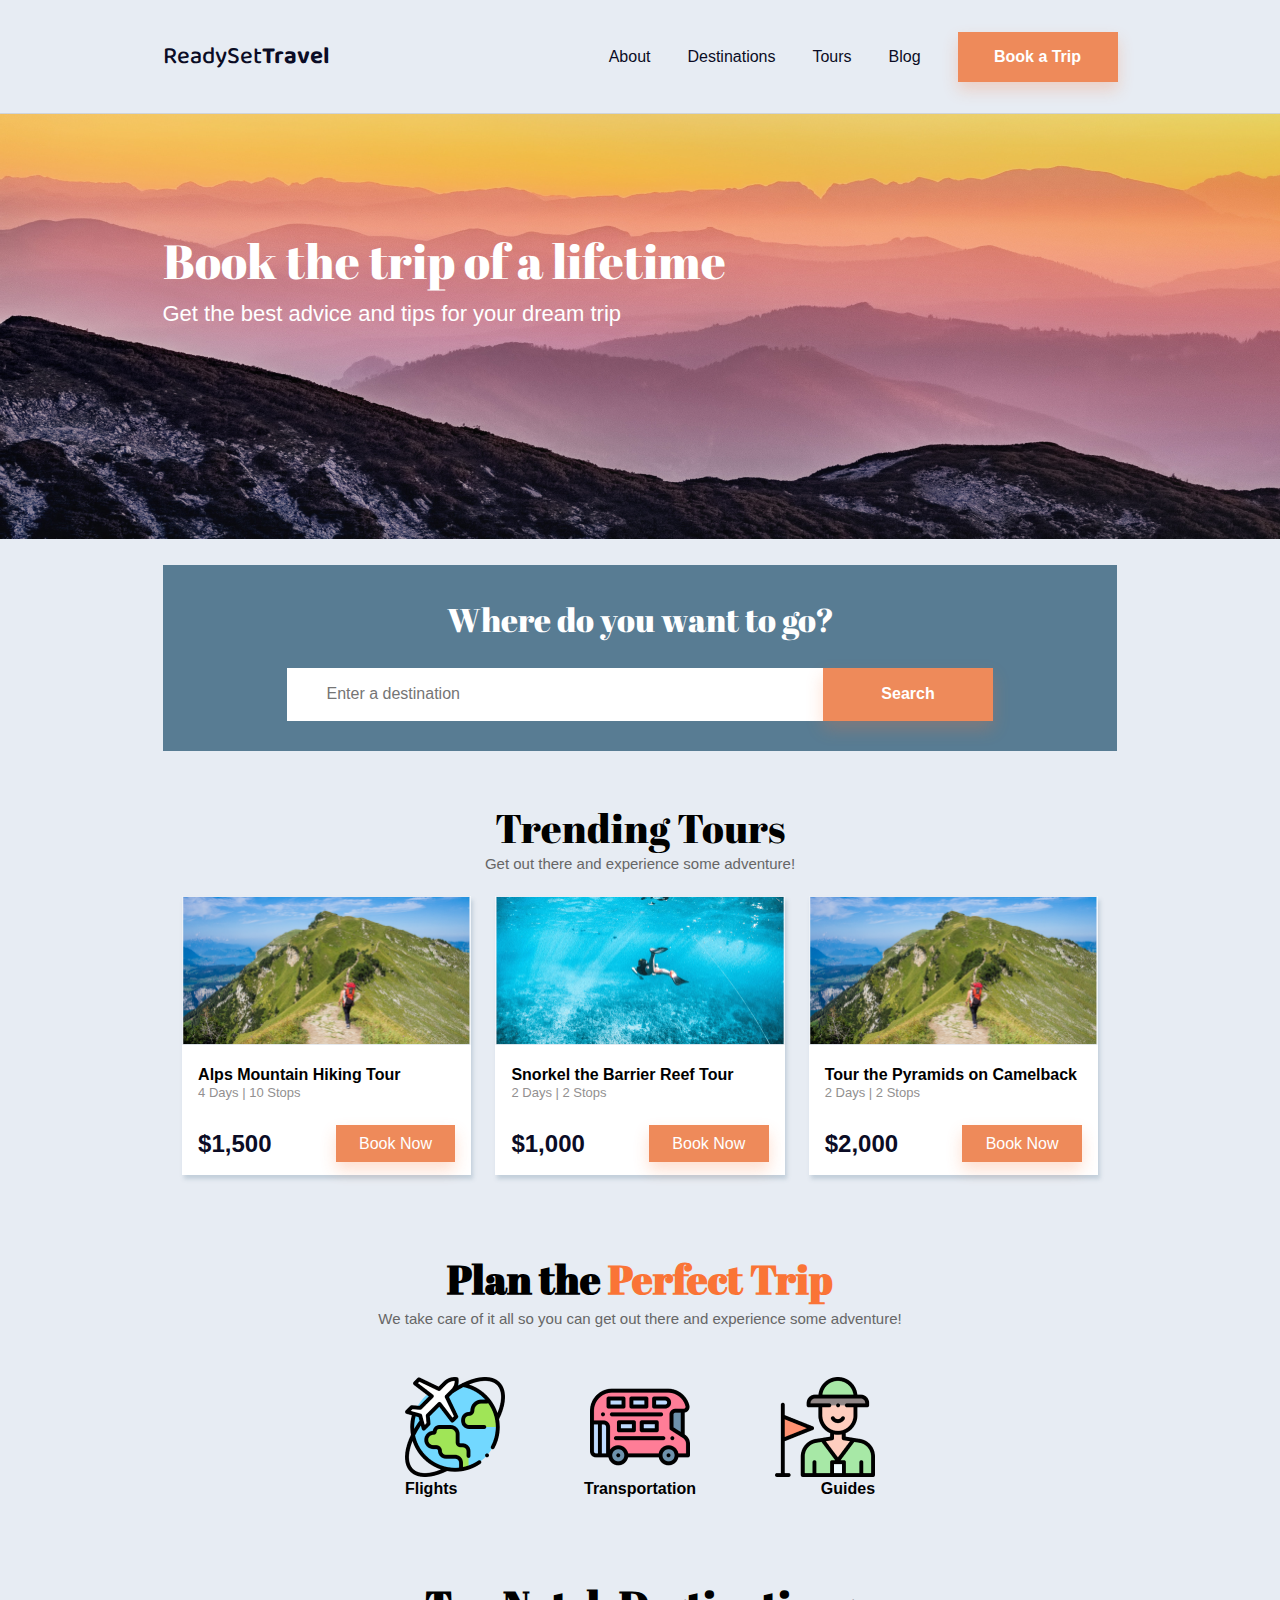
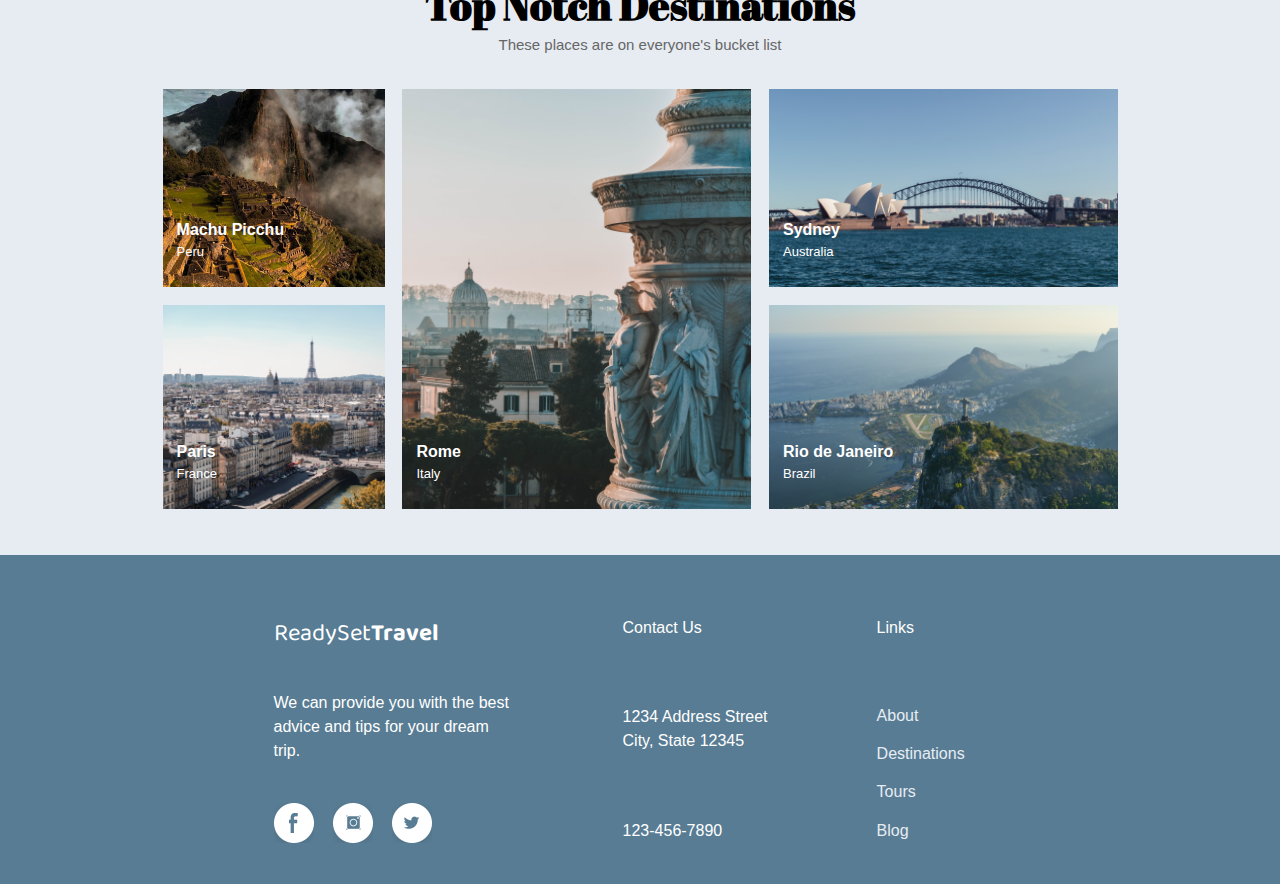
<file: index.html>
<!DOCTYPE html>
<html lang="en">

<head>
  <meta charset="UTF-8">
  <meta name="viewport" content="width=device-width, initial-scale=1">
  <link rel="icon" href="img/favicon.ico" type="image/x-icon">
  <link rel="stylesheet" href="css/style.css">
  <title>ReadySetTravel</title>
</head>

<body>
  <header class="header">
    <nav class="nav container">
      <div class="logo"><a href="index.html" class="underline-hover">ReadySet<span class="logo-travel">Travel</span></a>
      </div>
      <ul class="nav__list">
        <li class="nav__item"><a href="about.html" class="nav__link underline-hover" aria-label="About">About</a>
        </li>
        <li class="nav__item"><a href="destinations.html" class="nav__link underline-hover"
            aria-label="Destinations">Destinations</a>
        </li>
        <li class="nav__item"><a href="tours.html" class="nav__link underline-hover" aria-label="Tours">Tours</a>
        </li>
        <li class="nav__item"><a href="blog.html" class="nav__link underline-hover" aria-label="Blog">Blog</a></li>
        <li class="nav__item">
          <button class="nav__button" aria-label="Book a Trip">Book a Trip</button>
        </li>
      </ul>
      <button class="nav__toggle" id="nav">
        <span class="nav__burger"></span>
      </button>
    </nav>
    <nav class="mobile" id="mobile">
      <ul class="mobile__list" id="mobile-list">
        <li class="mobile__item"><a href="about.html" aria-label="About">About</a></li>
        <li class="mobile__item"><a href="destinations.html" class="mobile__link"
            aria-label="Destinations">Destinations</a></li>
        <li class="mobile__item"><a href="tours.html" class="mobile__link" aria-label="Tours">Tours</a></li>
        <li class="mobile__item"><a href="blog.html" class="mobile__link" aria-label="Blog">Blog</a></li>
        <li class="mobile__item">
          <button class="mobile__button" aria-label="Book a Trip">Book a Trip</button>
        </li>
      </ul>
    </nav>
  </header>

  <main class="main">
    <section class="home hero">
      <div class="hero__text container">
        <h1 class="hero__title">Book the trip of a lifetime</h1>
        <p class="hero__description">Get the best advice and tips for your dream trip</p>
      </div>
    </section>

    <section class="search-cta">
      <h3 class="search-cta__subtitle">Where do you want to go?</h3>
      <div class="search-cta__search-wrapper">
        <input type="search" placeholder="Enter a destination" class="search-cta__search-input"
          aria-label="Destination Search">
        <button type="submit" class="search-cta__search-button" aria-label="Search">Search</button>
      </div>
    </section>

    <section class="trending-tours">
      <h2 class="trending-tours__title">Trending Tours</h2>
      <p class="trending-tours__description">Get out there and experience some adventure!</p>
      <ul class="trending-tours__list">
        <li class="trending-tours__item">
          <article class="trending-tours__card">
            <figure class="card__figure">
              <img src="img/home/tour-mountainHiking.jpg" alt="Image of Alps Mountain Hiking Tour" class="card__img">
              <figcaption class="card__caption">
                <div>
                  <h3 class="card__tour-title">Alps Mountain Hiking Tour</h3>
                  <p class="card__tour-info">4 Days | 10 Stops</p>
                </div>
              </figcaption>
            </figure>

            <div class="card__footer-book">
              <span class="card__price">$1,500</span>
              <button class="card__button" aria-label="Book Now">Book Now</button>
            </div>

          </article>
        </li>
        <li class="trending-tours__item">
          <article class="trending-tours__card">
            <figure class="card__figure">
              <img src="img/home/tour-snorkel.jpg" alt="Image of Snorkel the Barrier Reef Tour" class="card__img">
              <figcaption class="card__caption">
                <div>
                  <h3 class="card__tour-title">Snorkel the Barrier Reef Tour</h3>
                  <p class="card__tour-info">2 Days | 2 Stops</p>
                </div>
              </figcaption>
            </figure>
            <div class="card__footer-book">
              <span class="card__price">$1,000</span>
              <button class="card__button" aria-label="Book Now">Book Now</button>
            </div>
          </article>
        </li>
        <li class="trending-tours__item">
          <article class="trending-tours__card">
            <figure class="card__figure">
              <img src="img/home/tour-mountainHiking.jpg" alt="Image of Tour the Pyramids on Camelback"
                class="card__img">
              <figcaption class="card__caption">
                <div>
                  <h3 class="card__tour-title">Tour the Pyramids on Camelback</h3>
                  <p class="card__tour-info">2 Days | 2 Stops</p>
                </div>
              </figcaption>
            </figure>
            <div class="card__footer-book">
              <span class="card__price">$2,000</span>
              <button class="card__button" aria-label="Book Now">Book Now</button>
            </div>
          </article>
        </li>
      </ul>
    </section>

    <section class="perfect-trip">
      <h1 class="perfect-trip__title">Plan the <span class="orange">Perfect Trip</span></h1>
      <p class="perfect-trip__description">We take care of it all so you can get out there and experience some
        adventure!</p>
      <ul class="perfect-trip__list">
        <li class="perfect-trip__item">
          <img src="img/icons/icon-flights.png" alt="Flights" class="perfect-trip__icon">Flights
        </li>
        <li class="perfect-trip__item">
          <img src="img/icons/icon-transport.png" alt="Transportation" class="perfect-trip__icon">Transportation
        </li>
        <li class="perfect-trip__item">
          <img src="img/icons/icon-guide.png" alt="Guides" class="perfect-trip__icon">Guides
        </li>
      </ul>
    </section>

    <section class="top-destinations">
      <h1 class="top-destinations__title">Top Notch Destinations</h1>
      <p class="top-destinations__description">These places are on everyone's bucket list</p>
      <div class="top-destinations__grid container">
        <figure class="top-destinations__item item1">
          <img src="img/home/top-destinations-machu.jpg" alt="Image Machu Picchu, Peru" class="top-destinations__image">
          <figcaption class="top-destinations__caption">
            <p class="top-destinations__place">Machu Picchu</p>
            <p class="top-destinations__country">Peru</p>
          </figcaption>
        </figure>
        <figure class="top-destinations__item item2">
          <img src="img/home/top-destinations-rome.jpg" alt="Image of Rome, Italy" class="top-destinations__image">
          <figcaption class="top-destinations__caption">
            <p class="top-destinations__place">Rome</p>
            <p class="top-destinations__country">Italy</p>
          </figcaption>
        </figure>
        <figure class="top-destinations__item item3 ">
          <img src="img/home/top-destinations-sydney.jpg" alt="Image of Sydney, Australia"
            class="top-destinations__image">
          <figcaption class="top-destinations__caption">
            <p class="top-destinations__place">Sydney</p>
            <p class="top-destinations__country">Australia</p>
          </figcaption>
        </figure>
        <figure class="top-destinations__item item4">
          <img src="img/home/top-destinations-paris.jpg" alt="Image of Paris, France" class="top-destinations__image">
          <figcaption class="top-destinations__caption">
            <p class="top-destinations__place">Paris</p>
            <p class="top-destinations__country">France</p>
          </figcaption>
        </figure>
        <figure class="top-destinations__item item5">
          <img src="img/home/top-destinations-rio.jpg" alt="Image of Rio de Janeiro, Brazil"
            class="top-destinations__image">
          <figcaption class="top-destinations__caption">
            <p class="top-destinations__place">Rio de Janeiro</p>
            <p class="top-destinations__country">Brazil</p>
          </figcaption>
        </figure>
      </div>
    </section>
  </main>

  <footer class="footer">
    <div class="footer__wrapper container">
      <div class="footer__social">
        <div class="footer__social logo"><a href="index.html">ReadySet<span class="logo-travel">Travel</span></a>
        </div>
        <p class="footer__description">We can provide you with the best advice and tips for your dream trip.</p>
        <ul class="footer__social-list">
          <li class="footer__social-item"><a href="#"><img src="img/social/social-facebook.png" alt="Facebook logo"
                class="footer__social-icon" aria-label="Facebook"></a></li>
          <li class="footer__social-item"><a href="#"><img src="img/social/social-instagram.png" alt="Instagram logo"
                class="footer__social-icon" aria-label="Instagram"></a></li>
          <li class="footer__social-item"><a href="#"><img src="img/social/social-twitter.png" alt="Twitter logo"
                class="footer__social-icon" aria-label="Twitter"></a></li>

        </ul>
      </div>
      <address class="footer__contact">
        <p class="footer__contact-title">Contact Us</p>
        <div class="footer__contact-container">
          <p class="footer__contact__address">1234 Address Street</p>
          <p class="footer__contact__city-state">City, State 12345</p>
        </div>
        <p class="footer__contact__phone">123-456-7890</p>
      </address>
      <nav class="footer__links">
        <p class="footer__links-title">Links</p>
        <ul class="footer__links-list">
          <li class="footer__links-item">
            <a href="about.html" class="footer__link">About</a>
          </li>
          <li class="footer__links-item">
            <a href="destinations.html" class="footer__link">Destinations</a>
          </li>
          <li class="footer__links-item">
            <a href="tours.html" class="footer__link">Tours</a>
          </li>
          <li class="footer__links-item">
            <a href="blog.html" class="footer__link">Blog</a>
          </li>
        </ul>
      </nav>
    </div>
  </footer>

  <script src="js/script.js"></script>
</body>

</html>
</file>
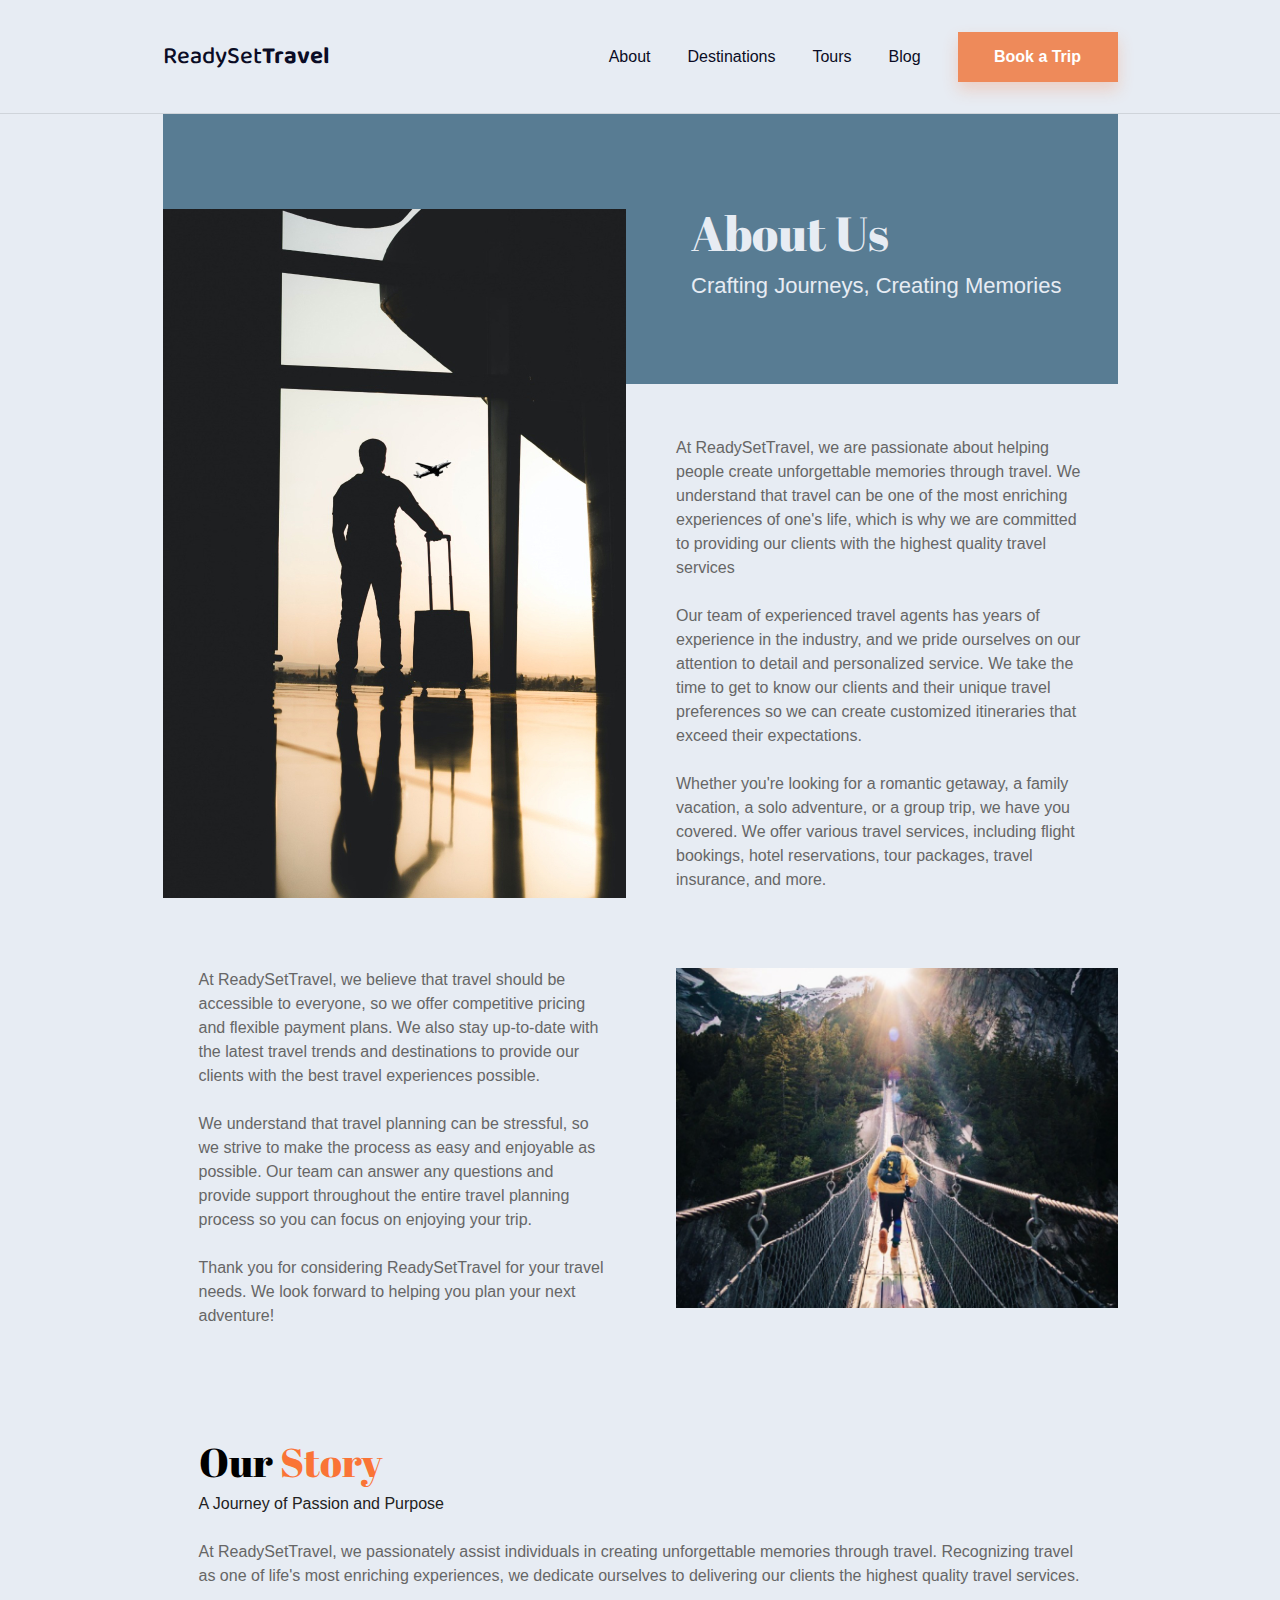
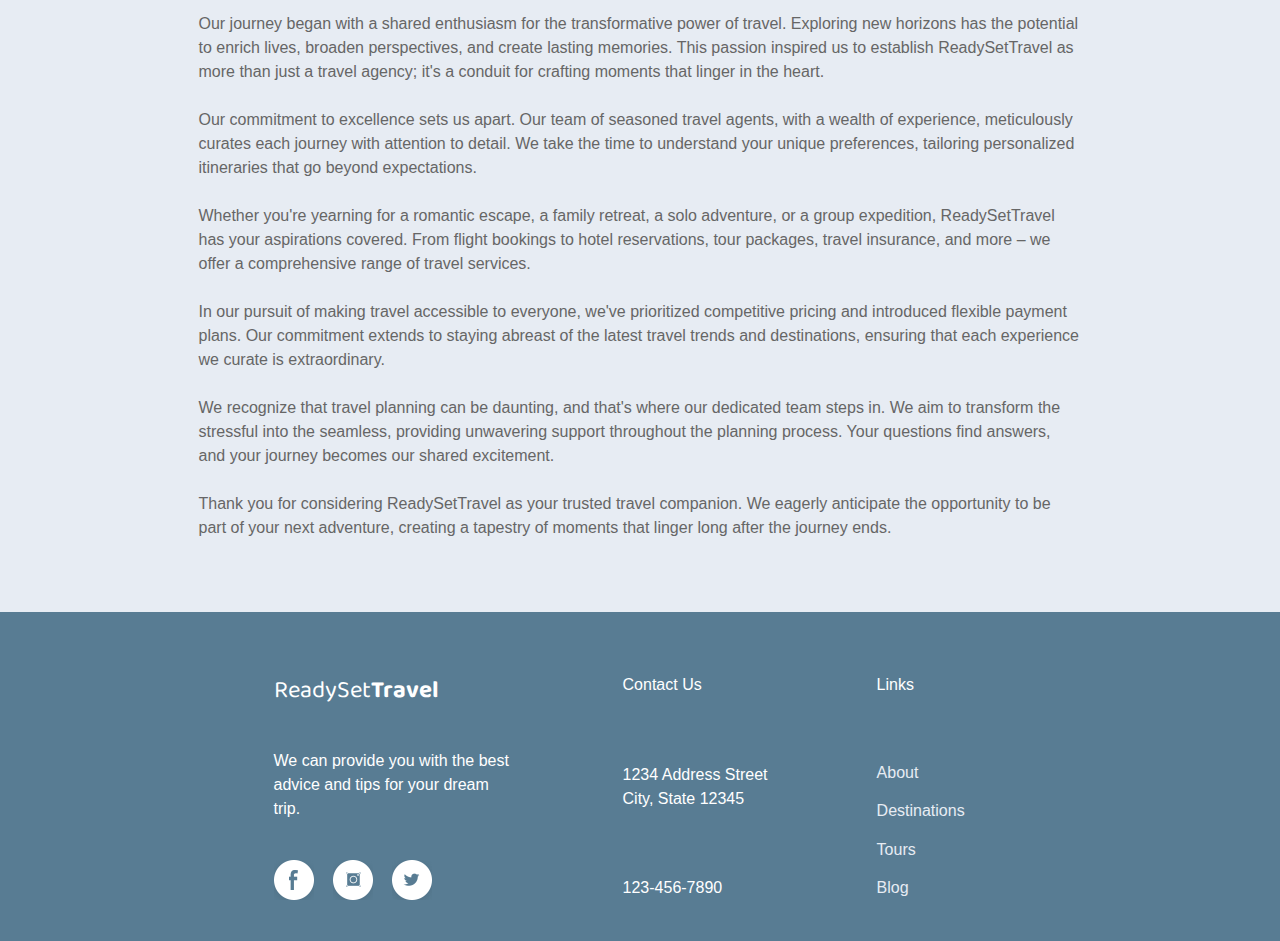
<file: about.html>
<!DOCTYPE html>
<html lang="en">

<head>
  <meta charset="UTF-8">
  <meta name="viewport" content="width=device-width, initial-scale=1">
  <link rel="icon" href="img/favicon.ico" type="image/x-icon">
  <link rel="stylesheet" href="css/style.css">
  <title>ReadySetTravel</title>
</head>

<body>
  <header class="header">
    <nav class="nav container">
      <div class="logo"><a href="index.html" class="underline-hover">ReadySet<span class="logo-travel">Travel</span></a>
      </div>
      <ul class="nav__list">
        <li class="nav__item"><a href="about.html" class="nav__link underline-hover" aria-label="About">About</a>
        </li>
        <li class="nav__item"><a href="destinations.html" class="nav__link underline-hover"
            aria-label="Destinations">Destinations</a>
        </li>
        <li class="nav__item"><a href="tours.html" class="nav__link underline-hover" aria-label="Tours">Tours</a>
        </li>
        <li class="nav__item"><a href="blog.html" class="nav__link underline-hover" aria-label="Blog">Blog</a></li>
        <li class="nav__item">
          <button class="nav__button" aria-label="Book a Trip">Book a Trip</button>
        </li>
      </ul>
      <button class="nav__toggle" id="nav">
        <span class="nav__burger"></span>
      </button>
    </nav>
    <nav class="mobile" id="mobile">
      <ul class="mobile__list" id="mobile-list">
        <li class="mobile__item"><a href="about.html" aria-label="About">About</a></li>
        <li class="mobile__item"><a href="destinations.html" class="mobile__link"
            aria-label="Destinations">Destinations</a></li>
        <li class="mobile__item"><a href="tours.html" class="mobile__link" aria-label="Tours">Tours</a></li>
        <li class="mobile__item"><a href="blog.html" class="mobile__link" aria-label="Blog">Blog</a></li>
        <li class="mobile__item">
          <button class="mobile__button" aria-label="Book a Trip">Book a Trip</button>
        </li>
      </ul>
    </nav>
  </header>
  <main class="main">
    <div class="container">

      <section class="about">
        <div class="about whitespace"></div>
        <header class="about__header">
          <div class="about__header-wrapper">
            <h1 class="about__title">About Us</h1>
            <p class="about__description">Crafting Journeys, Creating Memories</p>
          </div>
          <img src="img/about/about-airport.jpg" alt="A Person standing in front of a window at an airport."
            class="about__image">
        </header>
      </section>


      <div class="about__content">
        <div class="about__content whitespace"></div>
        <img src="img/about/about-airport-mobile.jpg" alt="A Person standing in front of a window at an airport."
          class="about__image-mobile">
        <div class="about__paragraphs">
          <p class="paragraph">At ReadySetTravel, we are passionate about helping people create unforgettable memories
            through travel. We
            understand
            that travel can be one of the most enriching experiences of one's life, which is why we are committed to
            providing our
            clients with the highest quality travel services</p>
          <p class="paragraph">Our team of experienced travel agents has years of experience in the industry, and we
            pride ourselves on
            our attention
            to detail and personalized service. We take the time to get to know our clients and their unique travel
            preferences so
            we can create customized itineraries that exceed their expectations.</p>
          <p class="paragraph">Whether you're looking for a romantic getaway, a family vacation, a solo adventure, or a
            group trip, we
            have you
            covered. We offer various travel services, including flight bookings, hotel reservations, tour packages,
            travel
            insurance, and more.</p>
        </div>
      </div>


      <div class="about__content">
        <div class="about__paragraphs">
          <p class="paragraph">At ReadySetTravel, we believe that travel should be accessible to everyone, so we offer
            competitive pricing and flexible
            payment plans. We also stay up-to-date with the latest travel trends and destinations to provide our
            clients with the
            best travel experiences possible.</p>
          <p class="paragraph">We understand that travel planning can be stressful, so we strive to make the process as
            easy and enjoyable as possible.
            Our team can answer any questions and provide support throughout the entire travel planning process so you
            can focus on
            enjoying your trip.</p>
          <p class="paragraph">Thank you for considering ReadySetTravel for your travel needs. We look forward to
            helping you plan your next adventure!</p>
        </div>
        <img src="img/about/about-bridge.png" alt="Person on a bridge in a mountain valley" class="about__image">
      </div>

      <section class="our-story">
        <h2>Our <span class="orange">Story</span></h2>
        <p class="paragraph paragraph--black">A Journey of Passion and Purpose</p>
        <p class="paragraph">At ReadySetTravel, we passionately assist individuals in creating unforgettable memories
          through travel. Recognizing
          travel as one of life's most enriching experiences, we dedicate ourselves to delivering our clients the
          highest quality
          travel services.</p>
        <p class="paragraph">Our journey began with a shared enthusiasm for the transformative power of travel.
          Exploring new horizons has the
          potential to enrich lives, broaden perspectives, and create lasting memories. This passion inspired us to
          establish
          ReadySetTravel as more than just a travel agency; it's a conduit for crafting moments that linger in the
          heart.</p>
        <p class="paragraph">Our commitment to excellence sets us apart. Our team of seasoned travel agents, with a
          wealth of experience,
          meticulously curates each journey with attention to detail. We take the time to understand your unique
          preferences,
          tailoring personalized itineraries that go beyond expectations.</p>
        <p class="paragraph">Whether you're yearning for a romantic escape, a family retreat, a solo adventure, or a
          group expedition, ReadySetTravel
          has your aspirations covered. From flight bookings to hotel reservations, tour packages, travel insurance, and
          more – we
          offer a comprehensive range of travel services.</p>
        <p class="paragraph">In our pursuit of making travel accessible to everyone, we've prioritized competitive
          pricing and introduced flexible
          payment plans. Our commitment extends to staying abreast of the latest travel trends and destinations,
          ensuring that
          each experience we curate is extraordinary.</p>
        <p class="paragraph">We recognize that travel planning can be daunting, and that's where our dedicated team
          steps in. We aim to transform the
          stressful into the seamless, providing unwavering support throughout the planning process. Your questions find
          answers,
          and your journey becomes our shared excitement.</p>
        <p class="paragraph">Thank you for considering ReadySetTravel as your trusted travel companion. We eagerly
          anticipate the opportunity to be
          part of your next adventure, creating a tapestry of moments that linger long after the journey ends.</p>
      </section>
    </div>
  </main>

  <footer class="footer">
    <div class="footer__wrapper container">
      <div class="footer__social">
        <div class="footer__social logo"><a href="index.html">ReadySet<span class="logo-travel">Travel</span></a>
        </div>
        <p class="footer__description">We can provide you with the best advice and tips for your dream trip.</p>
        <ul class="footer__social-list">
          <li class="footer__social-item"><a href="#"><img src="img/social/social-facebook.png" alt="Facebook logo"
                class="footer__social-icon" aria-label="Facebook"></a></li>
          <li class="footer__social-item"><a href="#"><img src="img/social/social-instagram.png" alt="Instagram logo"
                class="footer__social-icon" aria-label="Instagram"></a></li>
          <li class="footer__social-item"><a href="#"><img src="img/social/social-twitter.png" alt="Twitter logo"
                class="footer__social-icon" aria-label="Twitter"></a></li>
        </ul>
      </div>
      <address class="footer__contact">
        <p class="footer__contact-title">Contact Us</p>
        <div class="footer__contact-container">
          <p class="footer__contact__address">1234 Address Street</p>
          <p class="footer__contact__city-state">City, State 12345</p>
        </div>
        <p class="footer__contact__phone">123-456-7890</p>
      </address>
      <nav class="footer__links">
        <p class="footer__links-title">Links</p>
        <ul class="footer__links-list">
          <li class="footer__links-item">
            <a href="about.html" class="footer__link">About</a>
          </li>
          <li class="footer__links-item">
            <a href="destinations.html" class="footer__link">Destinations</a>
          </li>
          <li class="footer__links-item">
            <a href="tours.html" class="footer__link">Tours</a>
          </li>
          <li class="footer__links-item">
            <a href="blog.html" class="footer__link">Blog</a>
          </li>
        </ul>
      </nav>
    </div>
  </footer>

  <script src="js/script.js"></script>
</body>

</html>
</file>
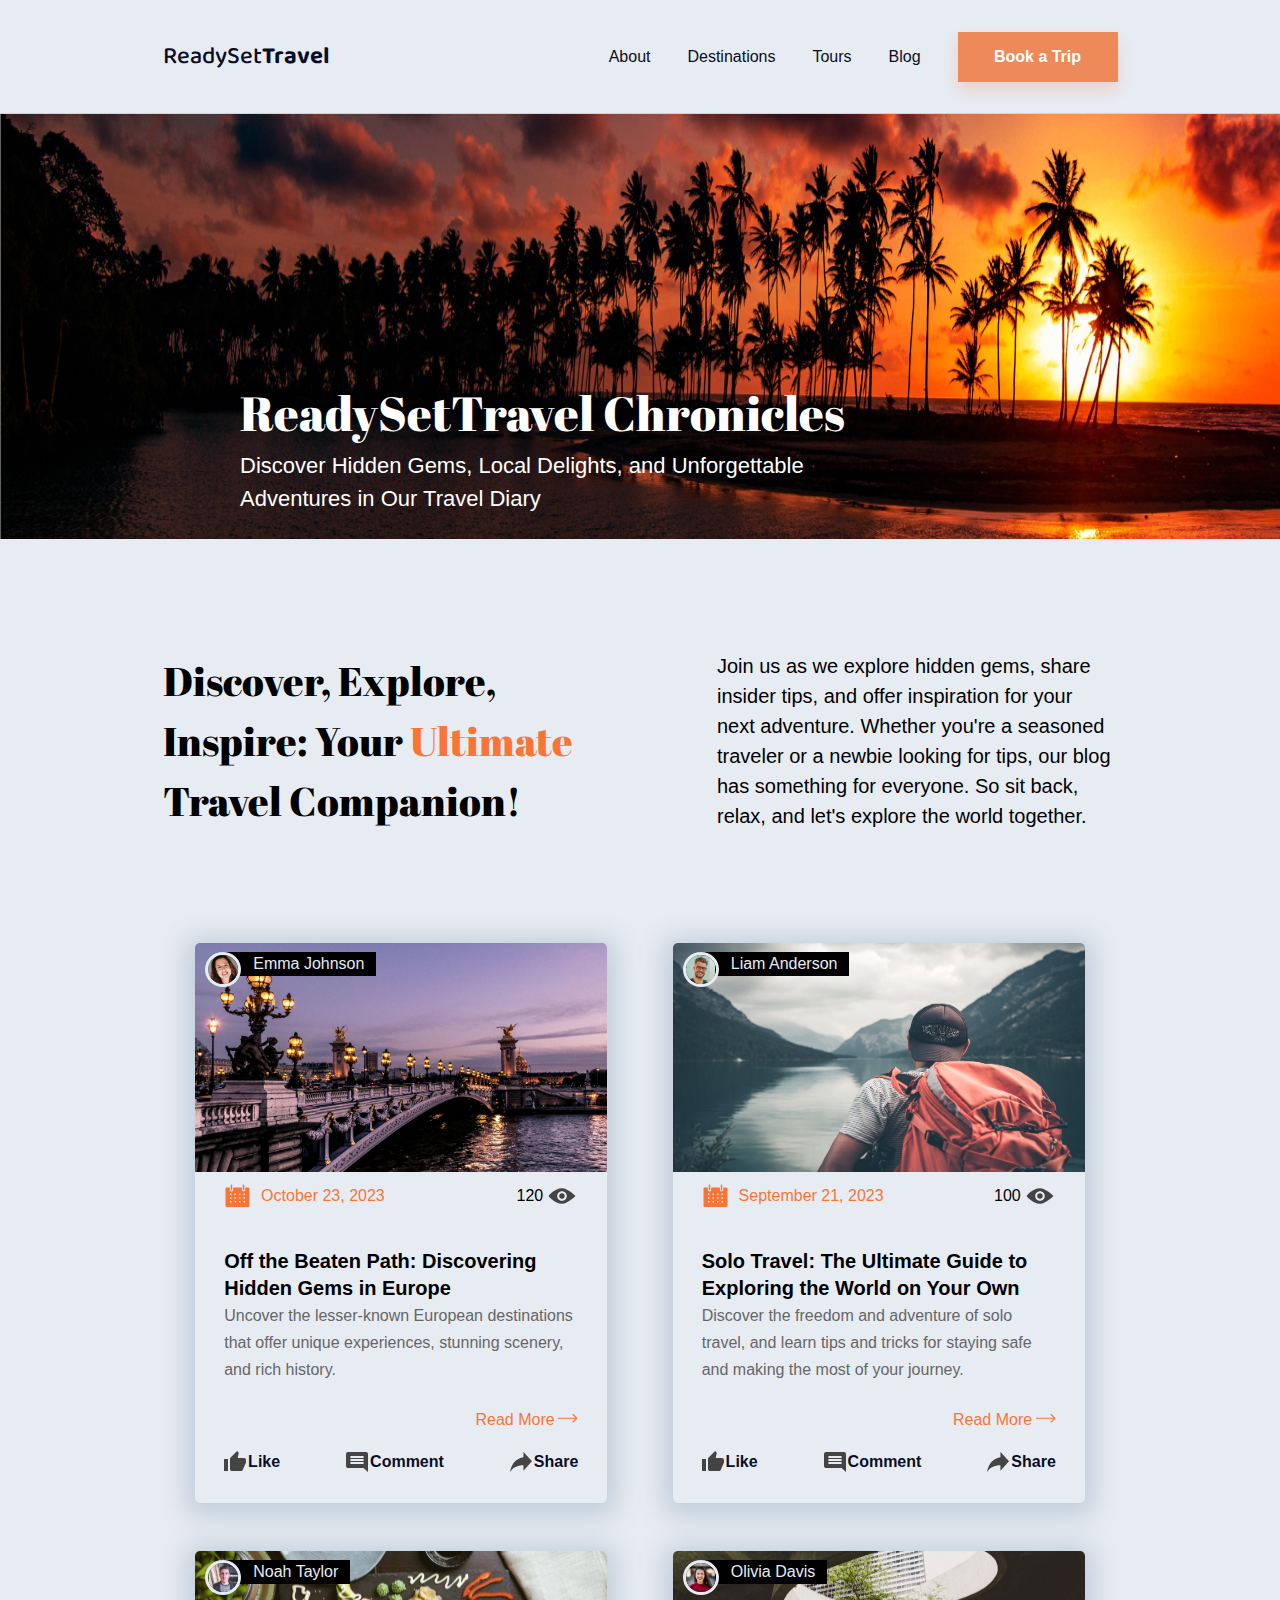
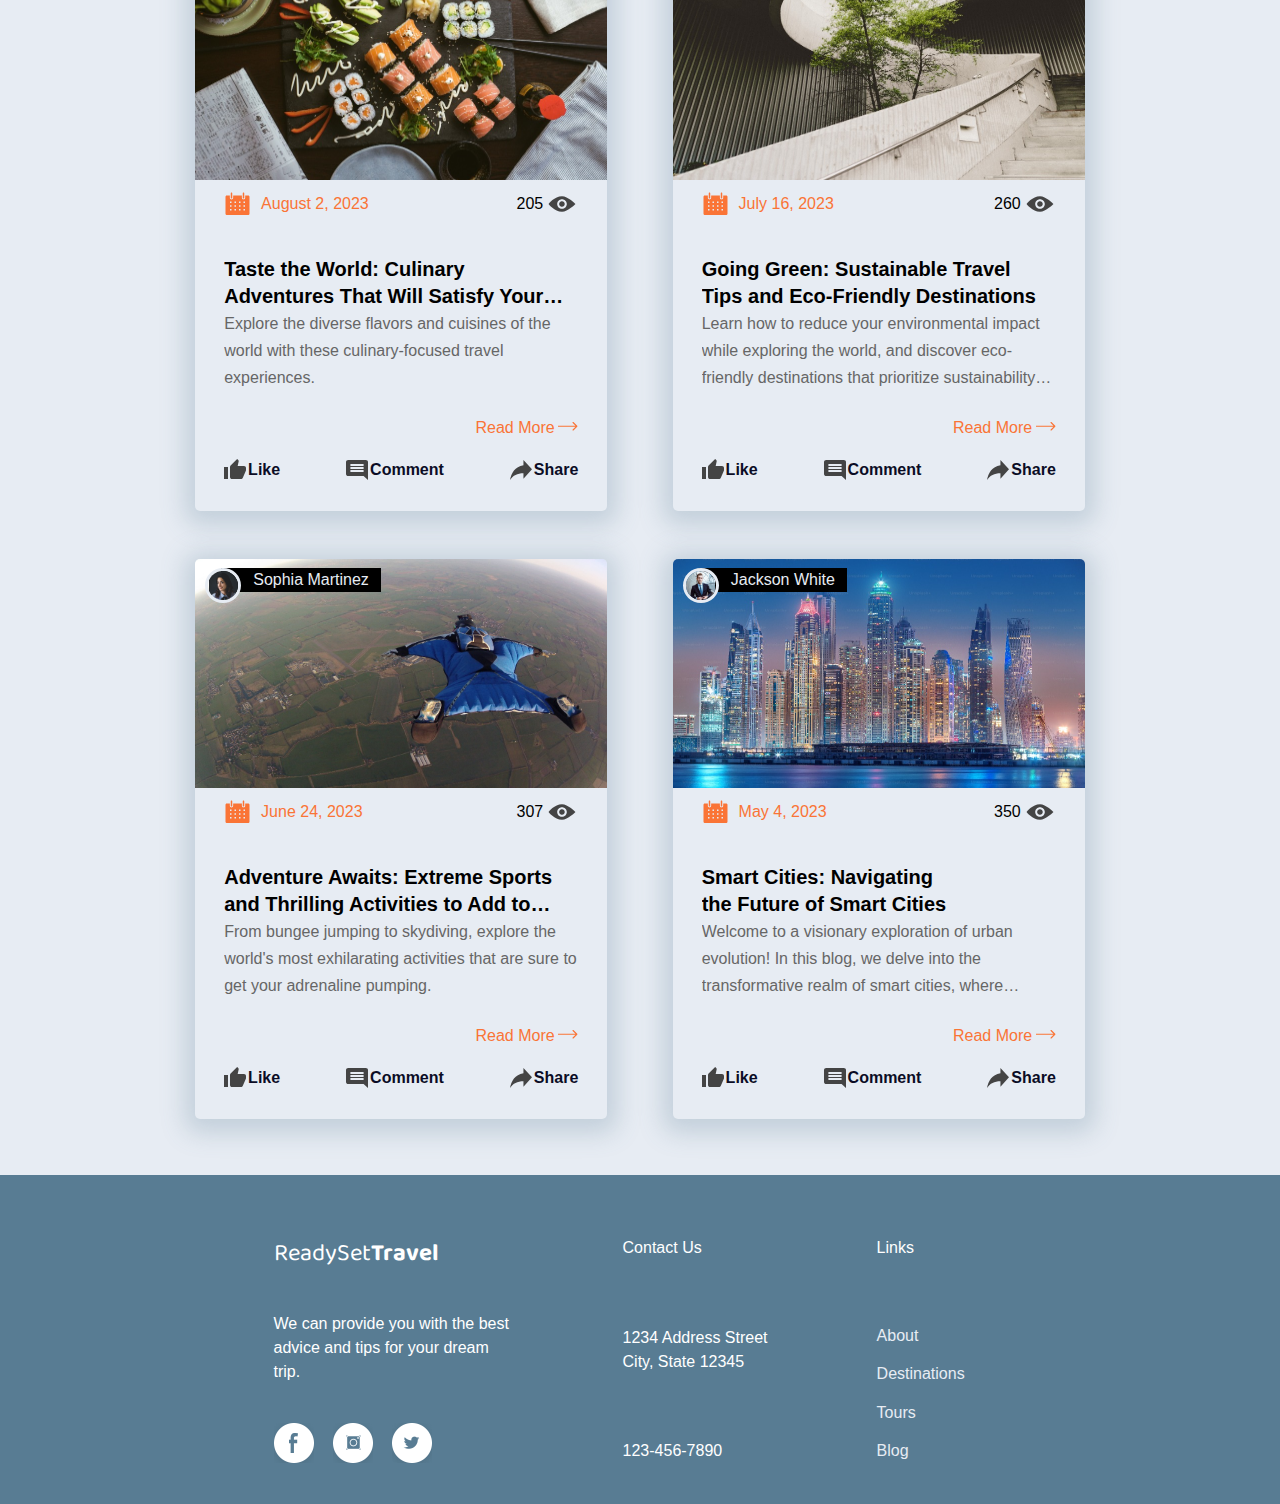
<file: blog.html>
<!DOCTYPE html>
<html lang="en">

<head>
  <meta charset="UTF-8">
  <meta name="viewport" content="width=device-width, initial-scale=1">
  <link rel="icon" href="img/favicon.ico" type="image/x-icon">
  <link rel="stylesheet" href="css/style.css">
  <title>ReadySetTravel</title>
</head>

<body>
  <header class="header">
    <nav class="nav container">
      <div class="logo"><a href="index.html" class="underline-hover">ReadySet<span class="logo-travel">Travel</span></a>
      </div>
      <ul class="nav__list">
        <li class="nav__item"><a href="about.html" class="nav__link underline-hover" aria-label="About">About</a>
        </li>
        <li class="nav__item"><a href="destinations.html" class="nav__link underline-hover"
            aria-label="Destinations">Destinations</a>
        </li>
        <li class="nav__item"><a href="tours.html" class="nav__link underline-hover" aria-label="Tours">Tours</a>
        </li>
        <li class="nav__item"><a href="blog.html" class="nav__link underline-hover" aria-label="Blog">Blog</a></li>
        <li class="nav__item">
          <button class="nav__button" aria-label="Book a Trip">Book a Trip</button>
        </li>
      </ul>
      <button class="nav__toggle" id="nav">
        <span class="nav__burger"></span>
      </button>
    </nav>
    <nav class="mobile" id="mobile">
      <ul class="mobile__list" id="mobile-list">
        <li class="mobile__item"><a href="about.html" aria-label="About">About</a></li>
        <li class="mobile__item"><a href="destinations.html" class="mobile__link"
            aria-label="Destinations">Destinations</a></li>
        <li class="mobile__item"><a href="tours.html" class="mobile__link" aria-label="Tours">Tours</a></li>
        <li class="mobile__item"><a href="blog.html" class="mobile__link" aria-label="Blog">Blog</a></li>
        <li class="mobile__item">
          <button class="mobile__button" aria-label="Book a Trip">Book a Trip</button>
        </li>
      </ul>
    </nav>
  </header>
  <main class="main">
    <section class="blog hero">
      <div class="hero__text container">
        <h1 class="hero__title">ReadySetTravel Chronicles</h1>
        <p class="hero__description">Discover Hidden Gems, Local Delights, and Unforgettable Adventures in Our Travel
          Diary</p>
      </div>
    </section>

    <section class="blog-intro container">
      <h2 class="blog-intro__title">Discover, Explore, Inspire: Your <span class="orange">Ultimate</span> Travel
        Companion!</h2>
      <h4 class="blog-intro__description"> Join us as we explore hidden gems, share insider tips, and offer inspiration
        for your next
        adventure. Whether you're a seasoned traveler or a newbie looking for tips, our blog has something for everyone.
        So sit back, relax, and let's explore the world together.</h4>
    </section>
    <div class="blog__cards container">
      <ul class="card__list" id="blog-cards">
      </ul>
    </div>

  </main>

  <footer class="footer">
    <div class="footer__wrapper container">
      <div class="footer__social">
        <div class="footer__social logo"><a href="index.html">ReadySet<span class="logo-travel">Travel</span></a>
        </div>
        <p class="footer__description">We can provide you with the best advice and tips for your dream trip.</p>
        <ul class="footer__social-list">
          <li class="footer__social-item"><a href="#"><img src="img/social/social-facebook.png" alt="Facebook logo"
                class="footer__social-icon" aria-label="Facebook"></a></li>
          <li class="footer__social-item"><a href="#"><img src="img/social/social-instagram.png" alt="Instagram logo"
                class="footer__social-icon" aria-label="Instagram"></a></li>
          <li class="footer__social-item"><a href="#"><img src="img/social/social-twitter.png" alt="Twitter logo"
                class="footer__social-icon" aria-label="Twitter"></a></li>

        </ul>
      </div>
      <address class="footer__contact">
        <p class="footer__contact-title">Contact Us</p>
        <div class="footer__contact-container">
          <p class="footer__contact__address">1234 Address Street</p>
          <p class="footer__contact__city-state">City, State 12345</p>
        </div>
        <p class="footer__contact__phone">123-456-7890</p>
      </address>
      <nav class="footer__links">
        <p class="footer__links-title">Links</p>
        <ul class="footer__links-list">
          <li class="footer__links-item">
            <a href="about.html" class="footer__link">About</a>
          </li>
          <li class="footer__links-item">
            <a href="destinations.html" class="footer__link">Destinations</a>
          </li>
          <li class="footer__links-item">
            <a href="tours.html" class="footer__link">Tours</a>
          </li>
          <li class="footer__links-item">
            <a href="blog.html" class="footer__link">Blog</a>
          </li>
        </ul>
      </nav>
    </div>
  </footer>

  <script src="js/script.js"></script>
  <script src="js/clamp.js"></script>
  <script type="module" src="js/cards/blogCard.js"></script>
</body>

</html>
</file>
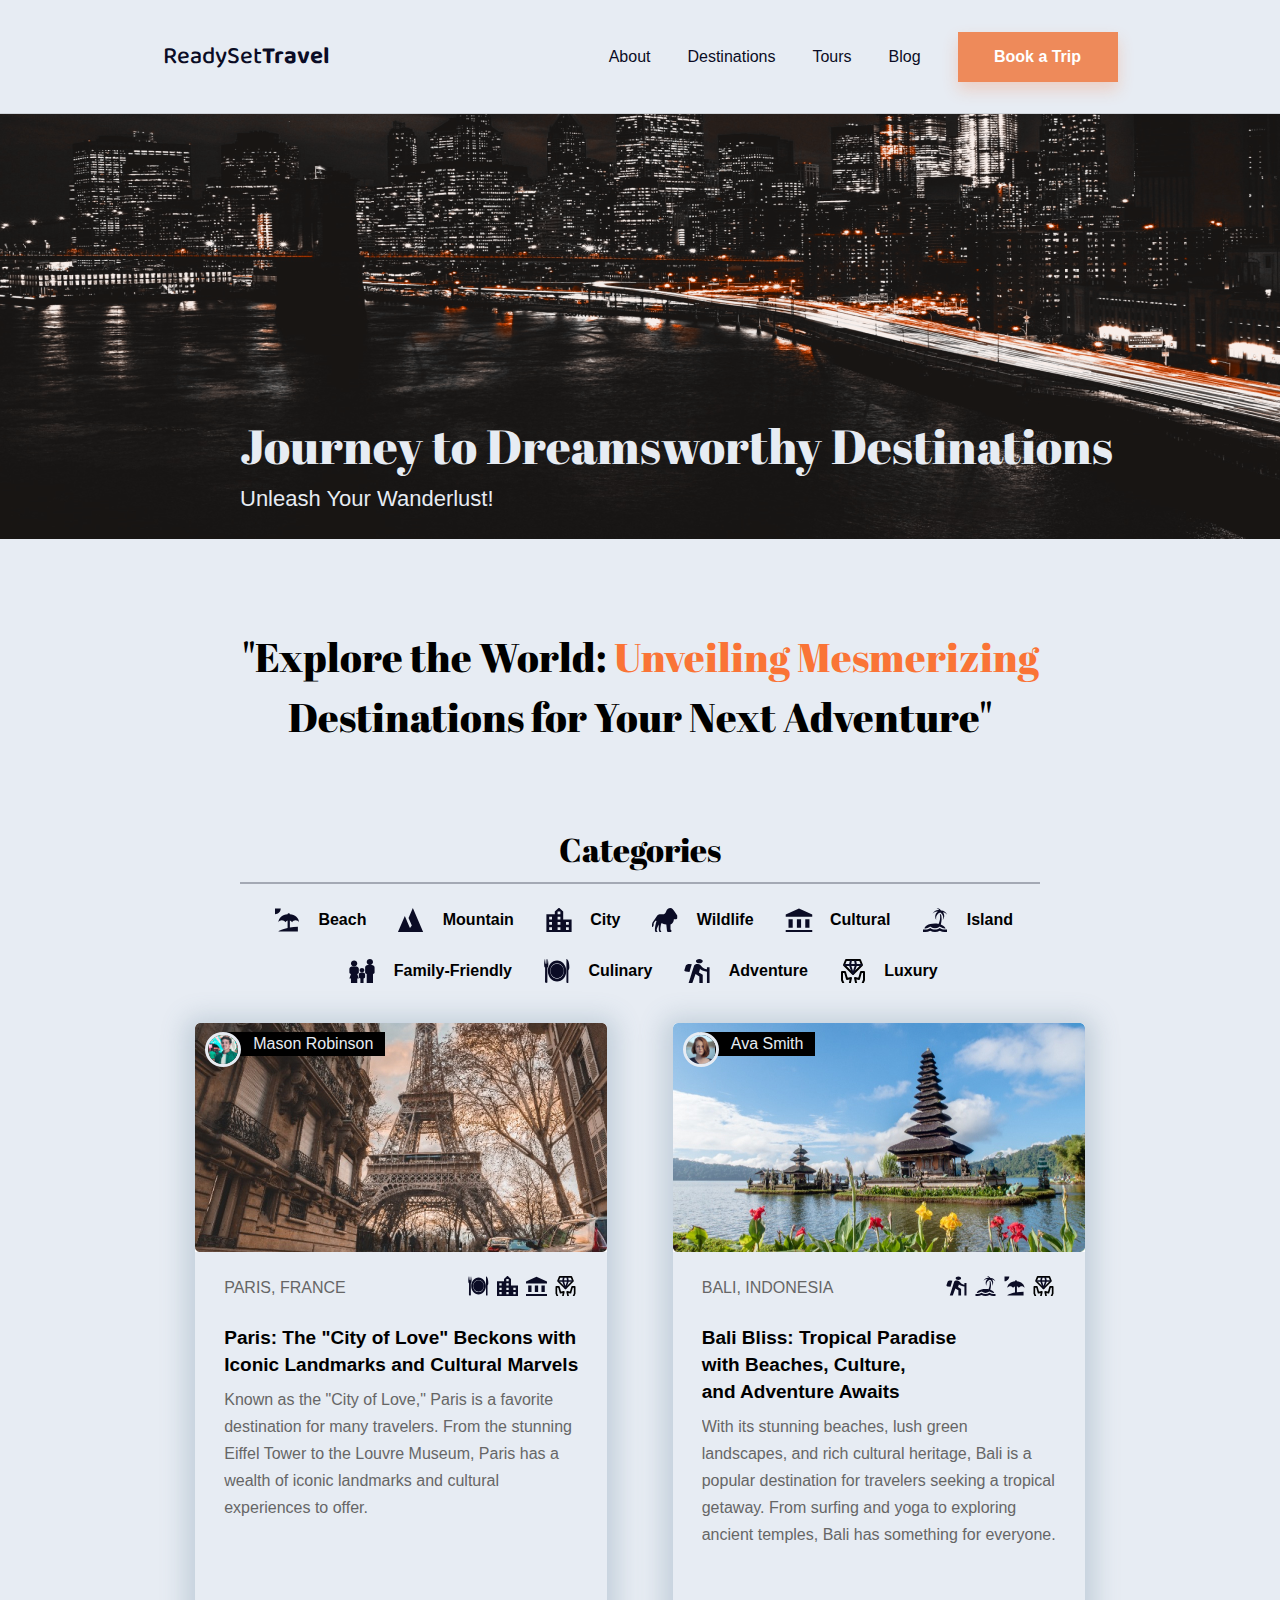
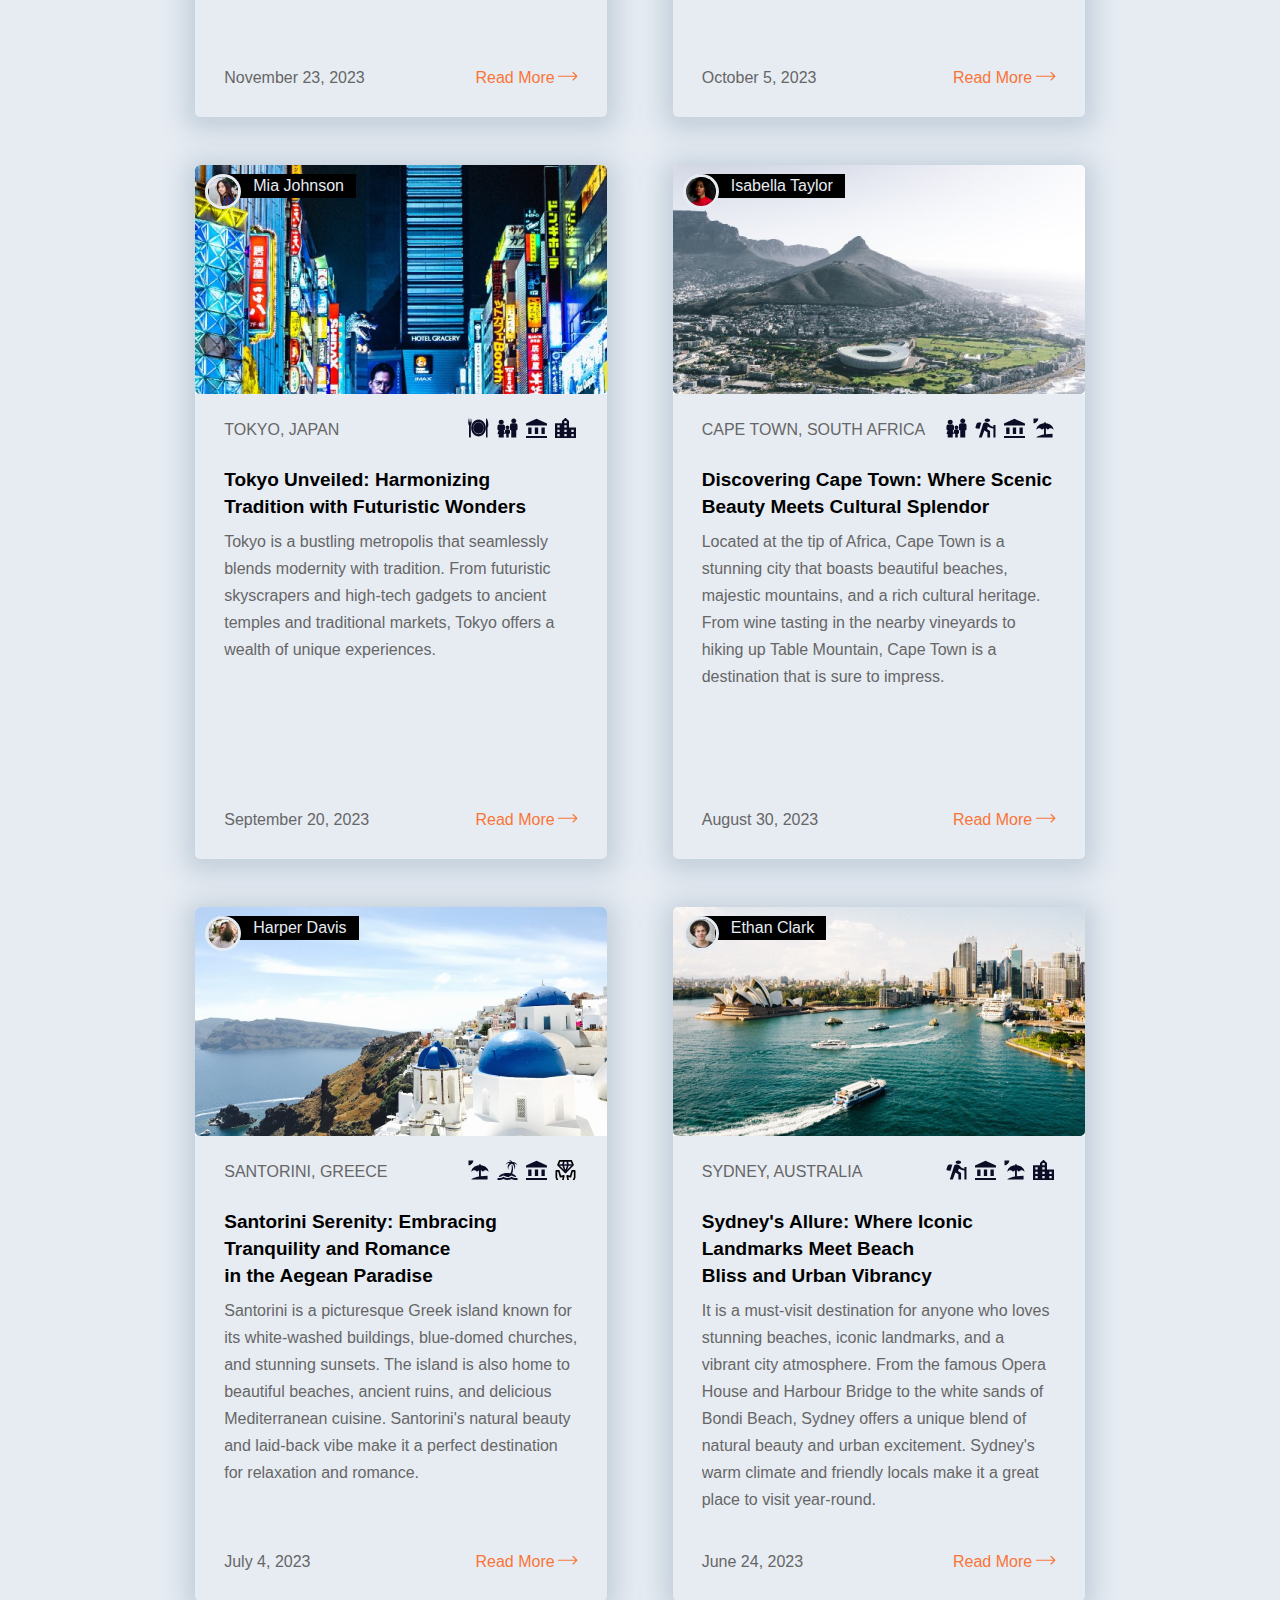
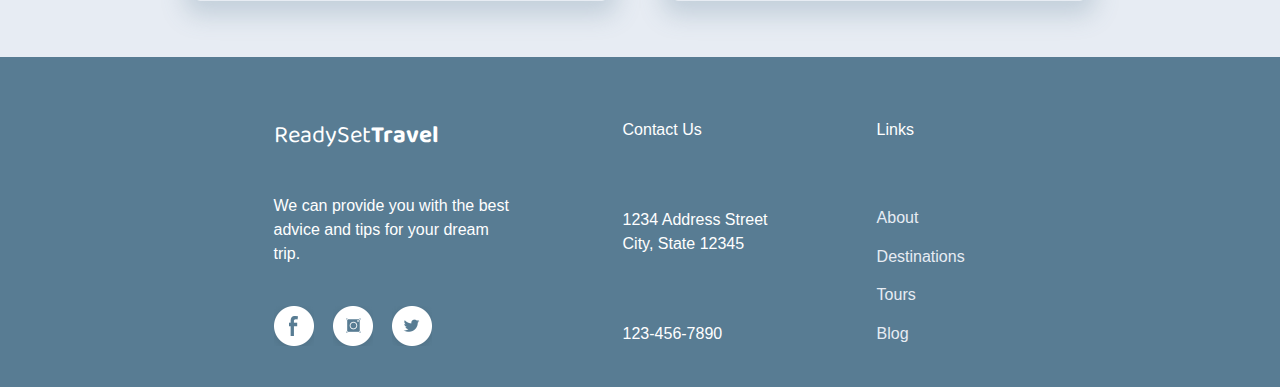
<file: destinations.html>
<!DOCTYPE html>
<html lang="en">

<head>
  <meta charset="UTF-8">
  <meta name="viewport" content="width=device-width, initial-scale=1">
  <link rel="icon" href="img/favicon.ico" type="image/x-icon">
  <link rel="stylesheet" href="css/style.css">

  <title>ReadySetTravel</title>
</head>

<body>
  <header class="header">
    <nav class="nav container">
      <div class="logo"><a href="index.html" class="underline-hover">ReadySet<span class="logo-travel">Travel</span></a>
      </div>
      <ul class="nav__list">
        <li class="nav__item"><a href="about.html" class="nav__link underline-hover" aria-label="About">About</a>
        </li>
        <li class="nav__item"><a href="destinations.html" class="nav__link underline-hover"
            aria-label="Destinations">Destinations</a>
        </li>
        <li class="nav__item"><a href="tours.html" class="nav__link underline-hover" aria-label="Tours">Tours</a>
        </li>
        <li class="nav__item"><a href="blog.html" class="nav__link underline-hover" aria-label="Blog">Blog</a></li>
        <li class="nav__item">
          <button class="nav__button" aria-label="Book a Trip">Book a Trip</button>
        </li>
      </ul>
      <button class="nav__toggle" id="nav">
        <span class="nav__burger"></span>
      </button>
    </nav>
    <nav class="mobile" id="mobile">
      <ul class="mobile__list" id="mobile-list">
        <li class="mobile__item"><a href="about.html" aria-label="About">About</a></li>
        <li class="mobile__item"><a href="destinations.html" class="mobile__link"
            aria-label="Destinations">Destinations</a></li>
        <li class="mobile__item"><a href="tours.html" class="mobile__link" aria-label="Tours">Tours</a></li>
        <li class="mobile__item"><a href="blog.html" class="mobile__link" aria-label="Blog">Blog</a></li>
        <li class="mobile__item">
          <button class="mobile__button" aria-label="Book a Trip">Book a Trip</button>
        </li>
      </ul>
    </nav>
  </header>
  <main class="main">
    <section class="destinations hero">
      <div class="hero__text container">
        <h1 class="hero__title">Journey to Dreamsworthy Destinations</h1>
        <p class="hero__description">Unleash Your Wanderlust!</p>
      </div>
    </section>

    <section class="destinations__intro container">
      <h2 class="destinations__header">"Explore the World: <span class="orange">Unveiling Mesmerizing</span>
        Destinations for Your Next Adventure"
      </h2>

      <section class="categories container">
        <h3 class="categories__header">Categories</h3>
        <span class="bar"></span>
        <ul class="categories__list">
          <li class="categories__item">
            <svg>
              <use href="img/svg/sprite.svg#beach" />
            </svg>
            Beach
          </li>
          <li class="categories__item">
            <svg>
              <use href="img/svg/sprite.svg#mountain" />
            </svg>
            Mountain
          </li>
          <li class="categories__item">
            <svg>
              <use href="img/svg/sprite.svg#city" />
            </svg>
            City
          </li>
          <li class="categories__item">
            <svg>
              <use href="img/svg/sprite.svg#wildlife" />
            </svg>
            Wildlife
          </li>
          <li class="categories__item">
            <svg>
              <use href="img/svg/sprite.svg#cultural" />
            </svg>
            Cultural
          </li>
          <li class="categories__item">
            <svg>
              <use href="img/svg/sprite.svg#island" />
            </svg>
            Island
          </li>
          <li class="categories__item">
            <svg>
              <use href="img/svg/sprite.svg#family" />
            </svg>
            Family-Friendly
          </li>
          <li class="categories__item">
            <svg>
              <use href="img/svg/sprite.svg#culinary" />
            </svg>
            Culinary
          </li>
          <li class="categories__item">
            <svg>
              <use href="img/svg/sprite.svg#adventure" />
            </svg>
            Adventure
          </li>
          <li class="categories__item">
            <svg>
              <use href="img/svg/sprite.svg#luxury" />
            </svg>
            Luxury
          </li>
        </ul>
      </section>



    </section>

    <div class="destinations__cards container">
      <ul class="card__list" id="destination-cards">
        <!-- Destination Cards will be dynamically generated here -->

      </ul>
    </div>
  </main>

  <footer class="footer">
    <div class="footer__wrapper container">
      <div class="footer__social">
        <div class="footer__social logo"><a href="index.html">ReadySet<span class="logo-travel">Travel</span></a>
        </div>
        <p class="footer__description">We can provide you with the best advice and tips for your dream trip.</p>
        <ul class="footer__social-list">
          <li class="footer__social-item"><a href="#"><img src="img/social/social-facebook.png" alt="Facebook logo"
                class="footer__social-icon" aria-label="Facebook"></a></li>
          <li class="footer__social-item"><a href="#"><img src="img/social/social-instagram.png" alt="Instagram logo"
                class="footer__social-icon" aria-label="Instagram"></a></li>
          <li class="footer__social-item"><a href="#"><img src="img/social/social-twitter.png" alt="Twitter logo"
                class="footer__social-icon" aria-label="Twitter"></a></li>

        </ul>
      </div>
      <address class="footer__contact">
        <p class="footer__contact-title">Contact Us</p>
        <div class="footer__contact-container">
          <p class="footer__contact__address">1234 Address Street</p>
          <p class="footer__contact__city-state">City, State 12345</p>
        </div>
        <p class="footer__contact__phone">123-456-7890</p>
      </address>
      <nav class="footer__links">
        <p class="footer__links-title">Links</p>
        <ul class="footer__links-list">
          <li class="footer__links-item">
            <a href="about.html" class="footer__link">About</a>
          </li>
          <li class="footer__links-item">
            <a href="destinations.html" class="footer__link">Destinations</a>
          </li>
          <li class="footer__links-item">
            <a href="tours.html" class="footer__link">Tours</a>
          </li>
          <li class="footer__links-item">
            <a href="blog.html" class="footer__link">Blog</a>
          </li>
        </ul>
      </nav>
    </div>
  </footer>

  <script src="js/script.js"></script>
  <script src="js/clamp.js"></script>
  <script type="module" src="js/cards/destinationCards.js"></script>
</body>

</html>
</file>
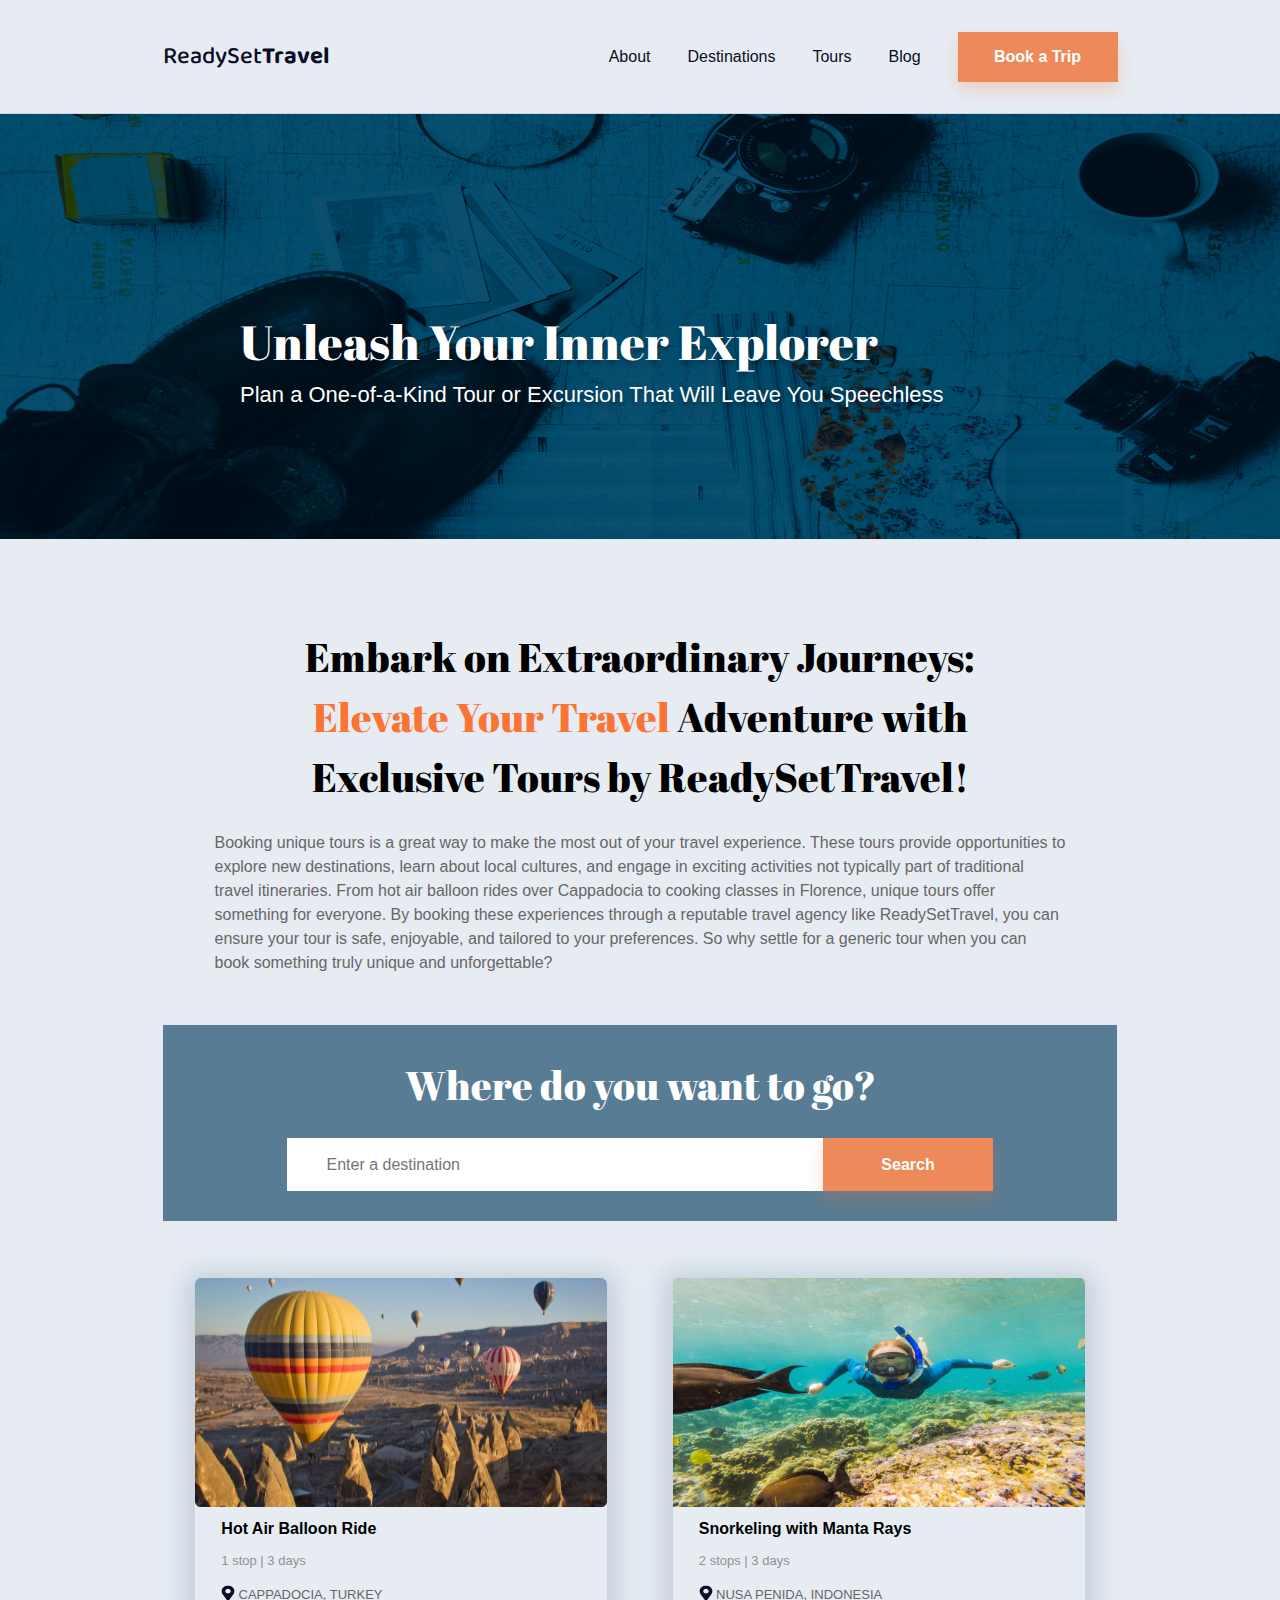
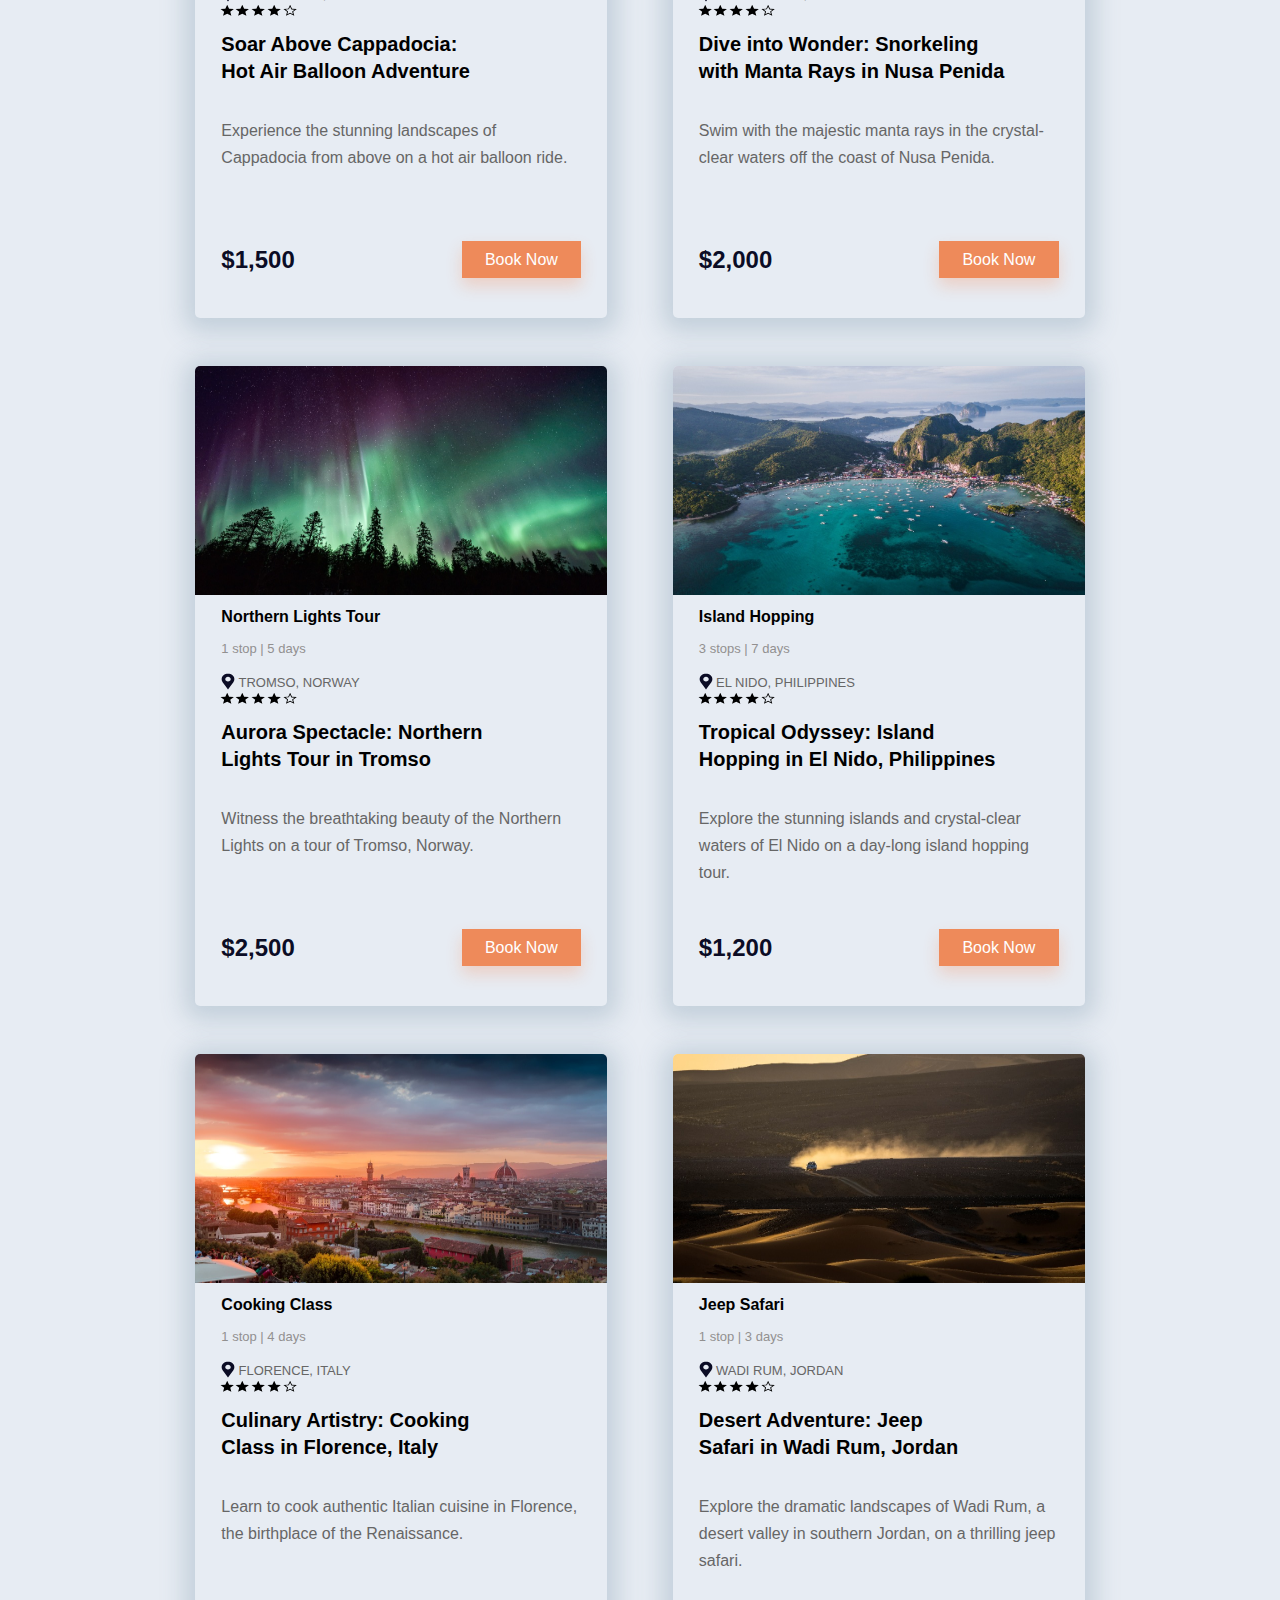
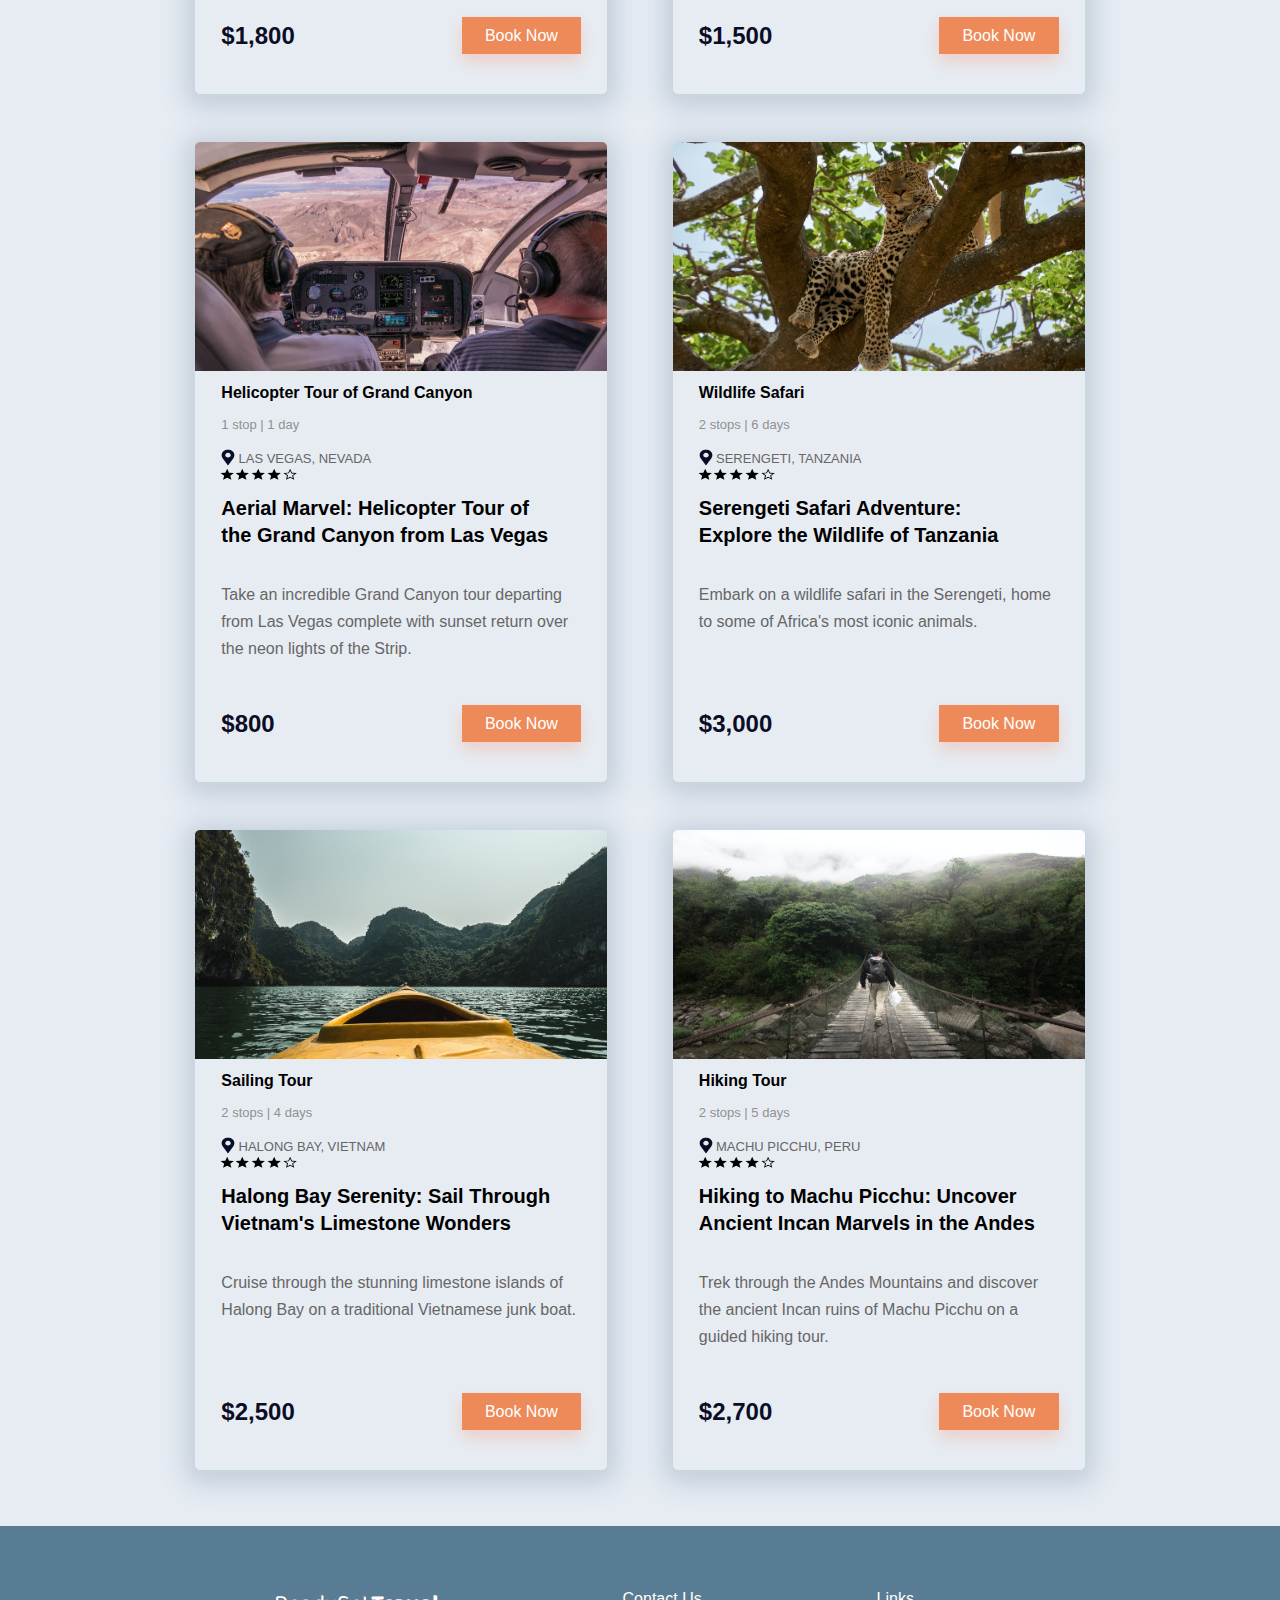
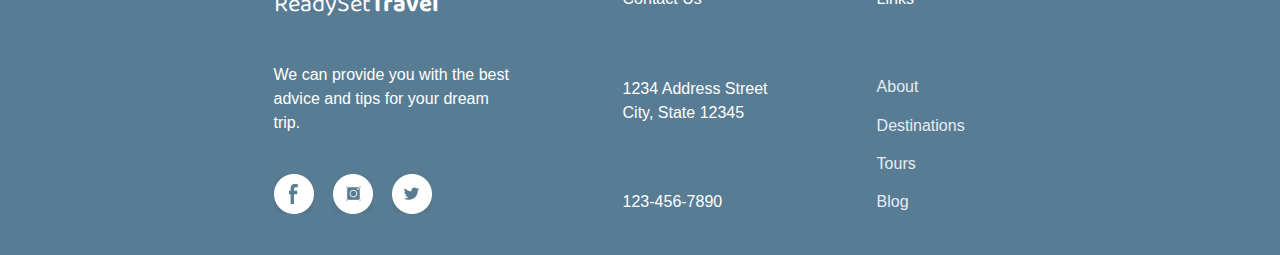
<file: tours.html>
<!DOCTYPE html>
<html lang="en">

<head>
  <meta charset="UTF-8">
  <meta name="viewport" content="width=device-width, initial-scale=1">
  <link rel="icon" href="img/favicon.ico" type="image/x-icon">
  <link rel="stylesheet" href="css/style.css">
  <title>ReadySetTravel</title>
</head>

<body>
  <header class="header">
    <nav class="nav container">
      <div class="logo"><a href="index.html" class="underline-hover">ReadySet<span class="logo-travel">Travel</span></a>
      </div>
      <ul class="nav__list">
        <li class="nav__item"><a href="about.html" class="nav__link underline-hover" aria-label="About">About</a>
        </li>
        <li class="nav__item"><a href="destinations.html" class="nav__link underline-hover"
            aria-label="Destinations">Destinations</a>
        </li>
        <li class="nav__item"><a href="tours.html" class="nav__link underline-hover" aria-label="Tours">Tours</a>
        </li>
        <li class="nav__item"><a href="blog.html" class="nav__link underline-hover" aria-label="Blog">Blog</a></li>
        <li class="nav__item">
          <button class="nav__button" aria-label="Book a Trip">Book a Trip</button>
        </li>
      </ul>
      <button class="nav__toggle" id="nav">
        <span class="nav__burger"></span>
      </button>
    </nav>
    <nav class="mobile" id="mobile">
      <ul class="mobile__list" id="mobile-list">
        <li class="mobile__item"><a href="about.html" aria-label="About">About</a></li>
        <li class="mobile__item"><a href="destinations.html" class="mobile__link"
            aria-label="Destinations">Destinations</a></li>
        <li class="mobile__item"><a href="tours.html" class="mobile__link" aria-label="Tours">Tours</a></li>
        <li class="mobile__item"><a href="blog.html" class="mobile__link" aria-label="Blog">Blog</a></li>
        <li class="mobile__item">
          <button class="mobile__button" aria-label="Book a Trip">Book a Trip</button>
        </li>
      </ul>
    </nav>
  </header>
  <main class="main">
    <section class="tours hero">
      <div class="hero__text container">
        <h1 class="hero__title">Unleash Your Inner Explorer</h1>
        <p class="hero__description">Plan a One-of-a-Kind Tour or Excursion That Will Leave You Speechless</p>
      </div>
    </section>

    <section class="tours__intro container">
      <h2 class="tours__header ">Embark on Extraordinary Journeys: <span class="orange">Elevate Your Travel</span>
        Adventure with Exclusive
        Tours by ReadySetTravel!</h2>
      <div class="tours__description">
        <p class="paragraph">
          Booking unique tours is a great way to make the most out of your travel experience. These tours provide
          opportunities to
          explore new destinations, learn about local cultures, and engage in exciting activities not typically part of
          traditional travel itineraries. From hot air balloon rides over Cappadocia to cooking classes in Florence,
          unique tours
          offer something for everyone. By booking these experiences through a reputable travel agency like
          ReadySetTravel, you
          can ensure your tour is safe, enjoyable, and tailored to your preferences. So why settle for a generic tour
          when
          you can
          book something truly unique and unforgettable?
        </p>
      </div>
    </section>

    <section class="search-cta">
      <h2 class="search-cta__subtitle">Where do you want to go?</h2>
      <div class="search-cta__search-wrapper">
        <input type="search" placeholder="Enter a destination" class="search-cta__search-input"
          aria-label="Destination Search">
        <button type="submit" class="search-cta__search-button" aria-label="Search">Search</button>
      </div>
    </section>

    <div class="tours__cards container">
      <ul class="card__list" id="tour-cards">
        <!-- Tour Cards will be dynamically generated here -->
      </ul>
    </div>
  </main>

  <footer class="footer">
    <div class="footer__wrapper container">
      <div class="footer__social">
        <div class="footer__social logo"><a href="index.html">ReadySet<span class="logo-travel">Travel</span></a>
        </div>
        <p class="footer__description">We can provide you with the best advice and tips for your dream trip.</p>
        <ul class="footer__social-list">
          <li class="footer__social-item"><a href="#"><img src="img/social/social-facebook.png" alt="Facebook logo"
                class="footer__social-icon" aria-label="Facebook"></a></li>
          <li class="footer__social-item"><a href="#"><img src="img/social/social-instagram.png" alt="Instagram logo"
                class="footer__social-icon" aria-label="Instagram"></a></li>
          <li class="footer__social-item"><a href="#"><img src="img/social/social-twitter.png" alt="Twitter logo"
                class="footer__social-icon" aria-label="Twitter"></a></li>

        </ul>
      </div>
      <address class="footer__contact">
        <p class="footer__contact-title">Contact Us</p>
        <div class="footer__contact-container">
          <p class="footer__contact__address">1234 Address Street</p>
          <p class="footer__contact__city-state">City, State 12345</p>
        </div>
        <p class="footer__contact__phone">123-456-7890</p>
      </address>
      <nav class="footer__links">
        <p class="footer__links-title">Links</p>
        <ul class="footer__links-list">
          <li class="footer__links-item">
            <a href="about.html" class="footer__link">About</a>
          </li>
          <li class="footer__links-item">
            <a href="destinations.html" class="footer__link">Destinations</a>
          </li>
          <li class="footer__links-item">
            <a href="tours.html" class="footer__link">Tours</a>
          </li>
          <li class="footer__links-item">
            <a href="blog.html" class="footer__link">Blog</a>
          </li>
        </ul>
      </nav>
    </div>
  </footer>

  <script src="js/script.js"></script>
  <script type="module" src="js/cards/tourCards.js"></script>
</body>

</html>
</file>
<file: css/style.css>
/**************************************
/**     Base
/**************************************/
@import url("base/base.css");
@import url("base/reset.css");
@import url("base/typography.css");
@import url("base/utility.css");
@import url("base/variables.css");

/**************************************
/**     Layout
/**************************************/
@import url("layout/footer.css");
@import url("layout/header.css");

/**************************************
/**     Pages
/**************************************/
@import url("pages/about.css");
@import url("pages/destinations.css");
@import url("pages/home.css");
@import url("pages/tours.css");
@import url("pages/blog.css");
</file>
